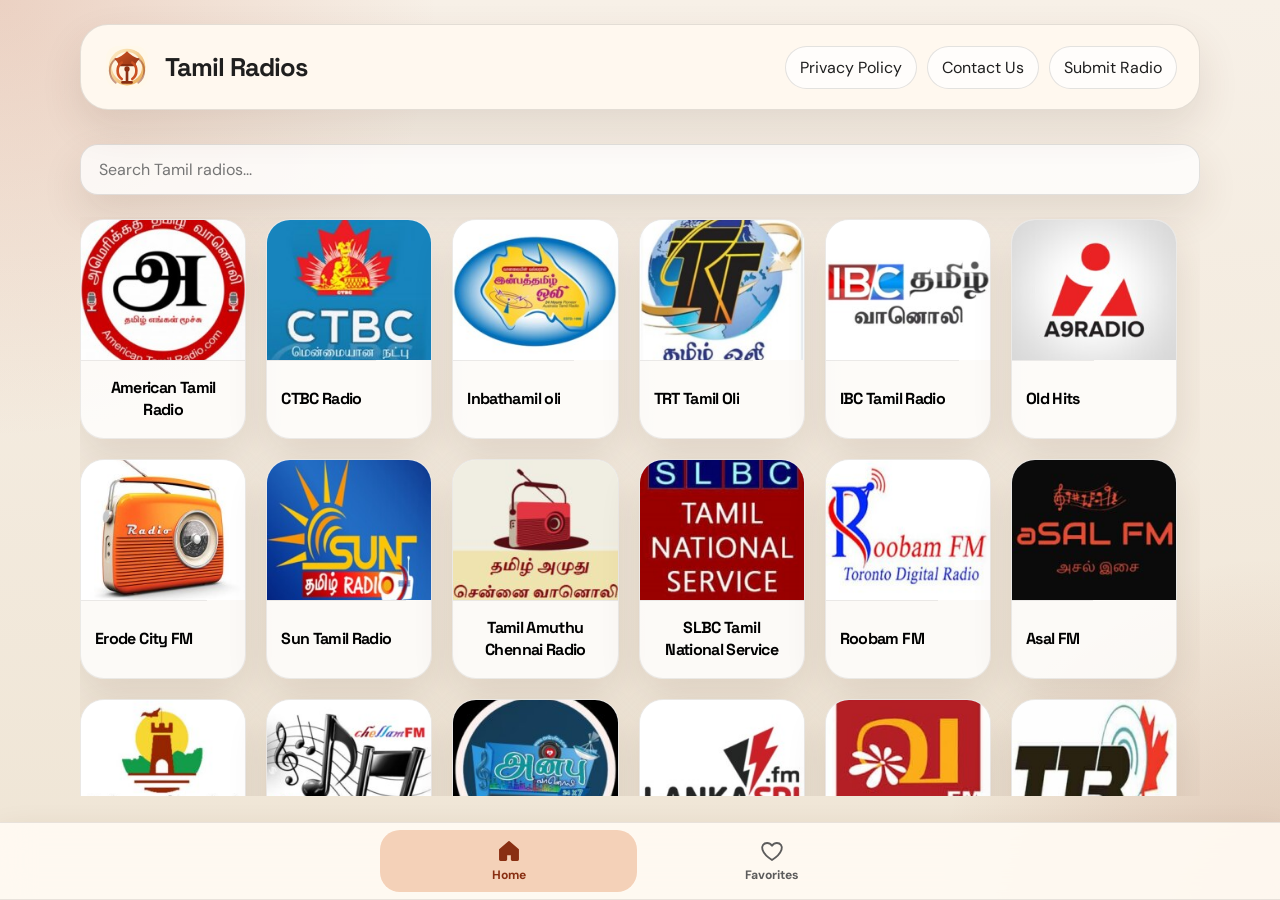
<file: index.html>
<!DOCTYPE html>
<html lang="en">
<head>
  <meta charset="UTF-8">
  <meta name="viewport" content="width=device-width, initial-scale=1.0">
  <title>Radio Star | Tamil</title>
  <link rel="preconnect" href="https://fonts.googleapis.com">
  <link rel="preconnect" href="https://fonts.gstatic.com" crossorigin>
  <link href="https://fonts.googleapis.com/css2?family=DM+Sans:wght@400;500;700&family=Space+Grotesk:wght@500;700&display=swap" rel="stylesheet">
  <link rel="stylesheet" href="styles.css">
</head>
<body data-page="home">
  <div class="page-shell">
    <div data-include="header"></div>
    <main class="inner-main">
      <section class="station-section">
        <!-- <div class="section-heading">
          <h2>Tamil Radios</h2>
        </div> -->
        <div class="search-bar-wrap">
          <label class="sr-only" for="radio-search">Search Tamil radios</label>
          <input
            id="radio-search"
            class="radio-search"
            type="search"
            placeholder="Search Tamil radios..."
            autocomplete="off"
          >
        </div>
        <div id="radio-list" class="radio-grid">
          <p class="loading-state">Loading Tamil radio stations...</p>
        </div>
      </section>
    </main>
    <div data-include="footer"></div>
  </div>
  <script src="shared.js"></script>
  <script src="tamil-data.js"></script>
  <script src="tamil.js"></script>
</body>
</html>
</file>
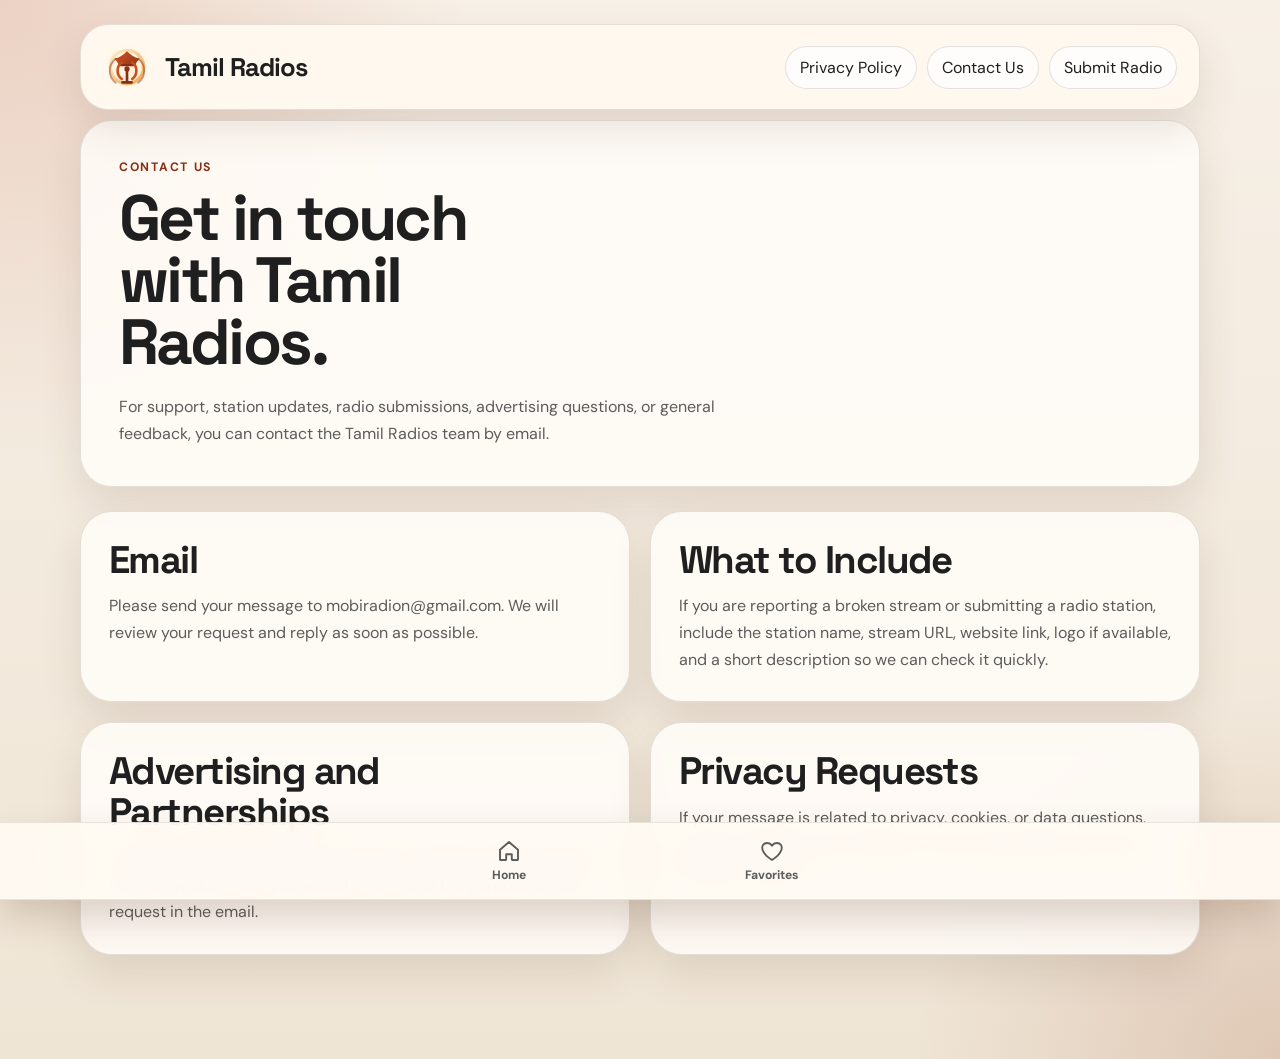
<file: contact-us.html>
<!DOCTYPE html>
<html lang="en">
<head>
  <meta charset="UTF-8">
  <meta name="viewport" content="width=device-width, initial-scale=1.0">
  <title>Radio Star | Contact US</title>
  <link rel="preconnect" href="https://fonts.googleapis.com">
  <link rel="preconnect" href="https://fonts.gstatic.com" crossorigin>
  <link href="https://fonts.googleapis.com/css2?family=DM+Sans:wght@400;500;700&family=Space+Grotesk:wght@500;700&display=swap" rel="stylesheet">
  <link rel="stylesheet" href="styles.css">
</head>
<body data-page="contact-us">
  <div class="page-shell">
    <div data-include="header"></div>
    <main class="inner-main">
      <section class="page-hero">
        <p class="eyebrow">Contact Us</p>
        <h1>Get in touch with Tamil Radios.</h1>
        <p class="hero-text">For support, station updates, radio submissions, advertising questions, or general feedback, you can contact the Tamil Radios team by email.</p>
      </section>
      <section class="content-grid">
        <article class="info-panel">
          <h2>Email</h2>
          <p>Please send your message to <a href="mailto:mobiradion@gmail.com">mobiradion@gmail.com</a>. We will review your request and reply as soon as possible.</p>
        </article>
        <article class="info-panel">
          <h2>What to Include</h2>
          <p>If you are reporting a broken stream or submitting a radio station, include the station name, stream URL, website link, logo if available, and a short description so we can check it quickly.</p>
        </article>
        <article class="info-panel">
          <h2>Advertising and Partnerships</h2>
          <p>For advertising, partnership, or business-related questions, please mention your company or website name and the purpose of your request in the email.</p>
        </article>
        <article class="info-panel">
          <h2>Privacy Requests</h2>
          <p>If your message is related to privacy, cookies, or data questions, please include "Privacy Request" in the email subject so we can identify it clearly.</p>
        </article>
      </section>
    </main>
    <div data-include="footer"></div>
  </div>
  <script src="shared.js"></script>
</body>
</html>
</file>
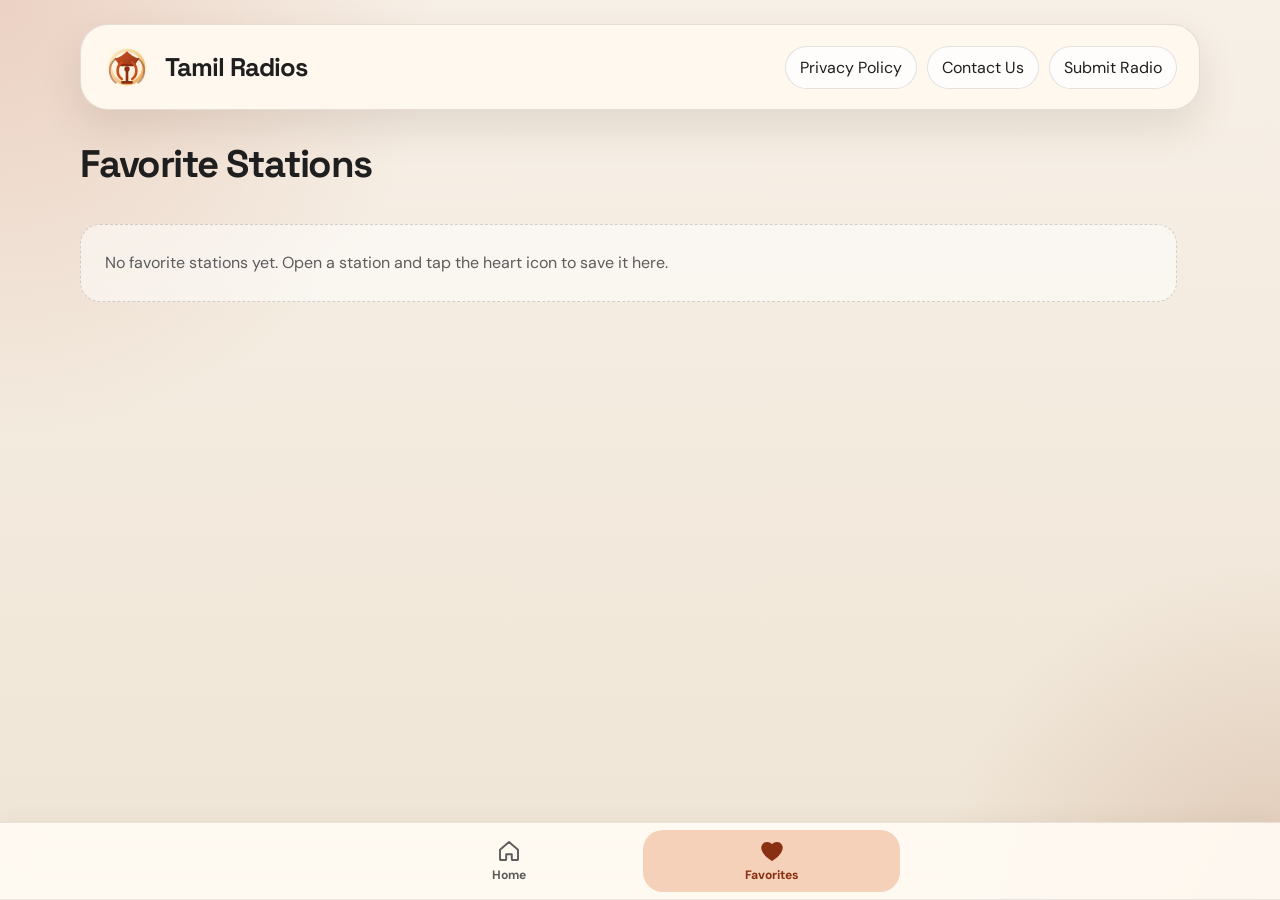
<file: favorites.html>
<!DOCTYPE html>
<html lang="en">
<head>
  <meta charset="UTF-8">
  <meta name="viewport" content="width=device-width, initial-scale=1.0">
  <title>Radio Star | Favorites</title>
  <link rel="preconnect" href="https://fonts.googleapis.com">
  <link rel="preconnect" href="https://fonts.gstatic.com" crossorigin>
  <link href="https://fonts.googleapis.com/css2?family=DM+Sans:wght@400;500;700&family=Space+Grotesk:wght@500;700&display=swap" rel="stylesheet">
  <link rel="stylesheet" href="styles.css">
</head>
<body data-page="favorites">
  <div class="page-shell">
    <div data-include="header"></div>
    <main class="inner-main">
      <section class="station-section">
        <div class="section-heading">
          <h2>Favorite Stations</h2>
        </div>
        <div id="favorites-list" class="radio-grid">
          <p class="loading-state">Loading favorite stations...</p>
        </div>
      </section>
    </main>
    <div data-include="footer"></div>
  </div>
  <script src="shared.js"></script>
  <script src="favorites-storage.js"></script>
  <script src="favorites.js"></script>
</body>
</html>
</file>
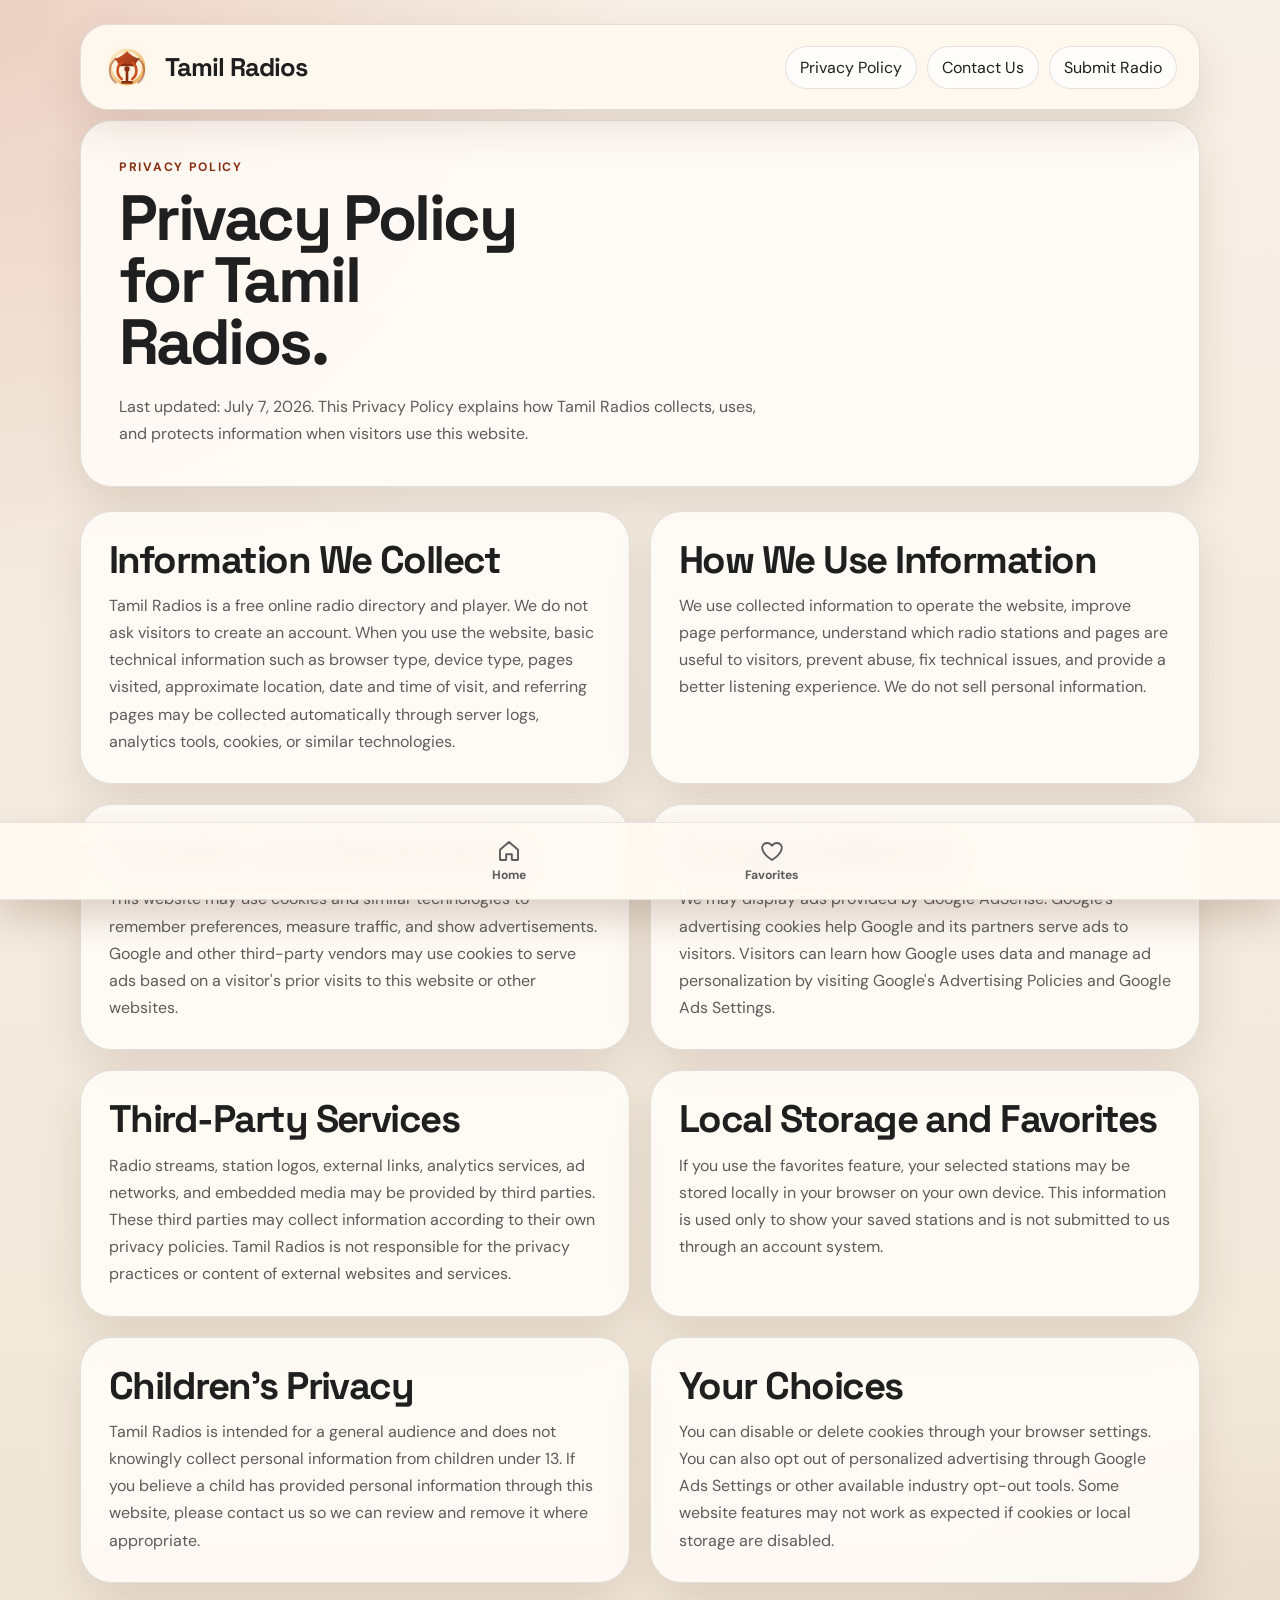
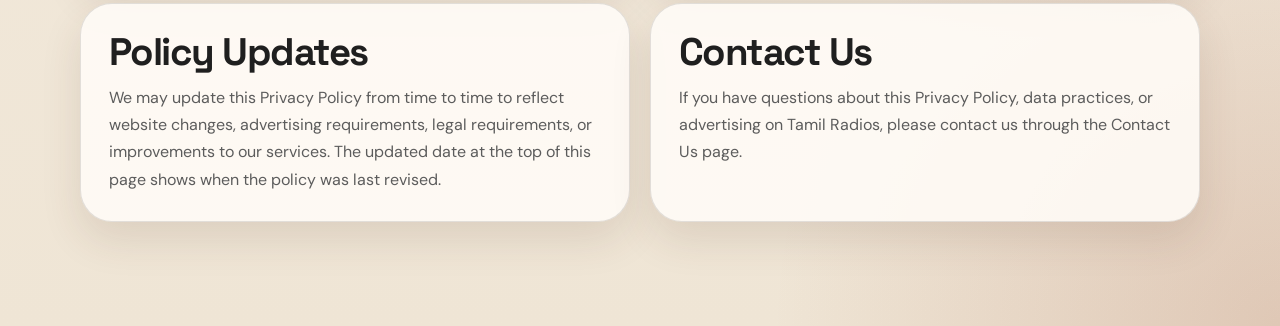
<file: privacy-policy.html>
<!DOCTYPE html>
<html lang="en">
<head>
  <meta charset="UTF-8">
  <meta name="viewport" content="width=device-width, initial-scale=1.0">
  <title>Radio Star | Privacy Policy</title>
  <link rel="preconnect" href="https://fonts.googleapis.com">
  <link rel="preconnect" href="https://fonts.gstatic.com" crossorigin>
  <link href="https://fonts.googleapis.com/css2?family=DM+Sans:wght@400;500;700&family=Space+Grotesk:wght@500;700&display=swap" rel="stylesheet">
  <link rel="stylesheet" href="styles.css">
</head>
<body data-page="privacy-policy">
  <div class="page-shell">
    <div data-include="header"></div>
    <main class="inner-main">
      <section class="page-hero">
        <p class="eyebrow">Privacy Policy</p>
        <h1>Privacy Policy for Tamil Radios.</h1>
        <p class="hero-text">Last updated: July 7, 2026. This Privacy Policy explains how Tamil Radios collects, uses, and protects information when visitors use this website.</p>
      </section>
      <section class="content-grid">
        <article class="info-panel">
          <h2>Information We Collect</h2>
          <p>Tamil Radios is a free online radio directory and player. We do not ask visitors to create an account. When you use the website, basic technical information such as browser type, device type, pages visited, approximate location, date and time of visit, and referring pages may be collected automatically through server logs, analytics tools, cookies, or similar technologies.</p>
        </article>
        <article class="info-panel">
          <h2>How We Use Information</h2>
          <p>We use collected information to operate the website, improve page performance, understand which radio stations and pages are useful to visitors, prevent abuse, fix technical issues, and provide a better listening experience. We do not sell personal information.</p>
        </article>
        <article class="info-panel">
          <h2>Cookies and Advertising</h2>
          <p>This website may use cookies and similar technologies to remember preferences, measure traffic, and show advertisements. Google and other third-party vendors may use cookies to serve ads based on a visitor's prior visits to this website or other websites.</p>
        </article>
        <article class="info-panel">
          <h2>Google AdSense</h2>
          <p>We may display ads provided by Google AdSense. Google's advertising cookies help Google and its partners serve ads to visitors. Visitors can learn how Google uses data and manage ad personalization by visiting <a href="https://policies.google.com/technologies/ads" target="_blank" rel="noopener">Google's Advertising Policies</a> and <a href="https://adssettings.google.com/" target="_blank" rel="noopener">Google Ads Settings</a>.</p>
        </article>
        <article class="info-panel">
          <h2>Third-Party Services</h2>
          <p>Radio streams, station logos, external links, analytics services, ad networks, and embedded media may be provided by third parties. These third parties may collect information according to their own privacy policies. Tamil Radios is not responsible for the privacy practices or content of external websites and services.</p>
        </article>
        <article class="info-panel">
          <h2>Local Storage and Favorites</h2>
          <p>If you use the favorites feature, your selected stations may be stored locally in your browser on your own device. This information is used only to show your saved stations and is not submitted to us through an account system.</p>
        </article>
        <article class="info-panel">
          <h2>Children's Privacy</h2>
          <p>Tamil Radios is intended for a general audience and does not knowingly collect personal information from children under 13. If you believe a child has provided personal information through this website, please contact us so we can review and remove it where appropriate.</p>
        </article>
        <article class="info-panel">
          <h2>Your Choices</h2>
          <p>You can disable or delete cookies through your browser settings. You can also opt out of personalized advertising through Google Ads Settings or other available industry opt-out tools. Some website features may not work as expected if cookies or local storage are disabled.</p>
        </article>
        <article class="info-panel">
          <h2>Policy Updates</h2>
          <p>We may update this Privacy Policy from time to time to reflect website changes, advertising requirements, legal requirements, or improvements to our services. The updated date at the top of this page shows when the policy was last revised.</p>
        </article>
        <article class="info-panel">
          <h2>Contact Us</h2>
          <p>If you have questions about this Privacy Policy, data practices, or advertising on Tamil Radios, please contact us through the <a href="contact-us.html">Contact Us</a> page.</p>
        </article>
      </section>
    </main>
    <div data-include="footer"></div>
  </div>
  <script src="shared.js"></script>
</body>
</html>
</file>
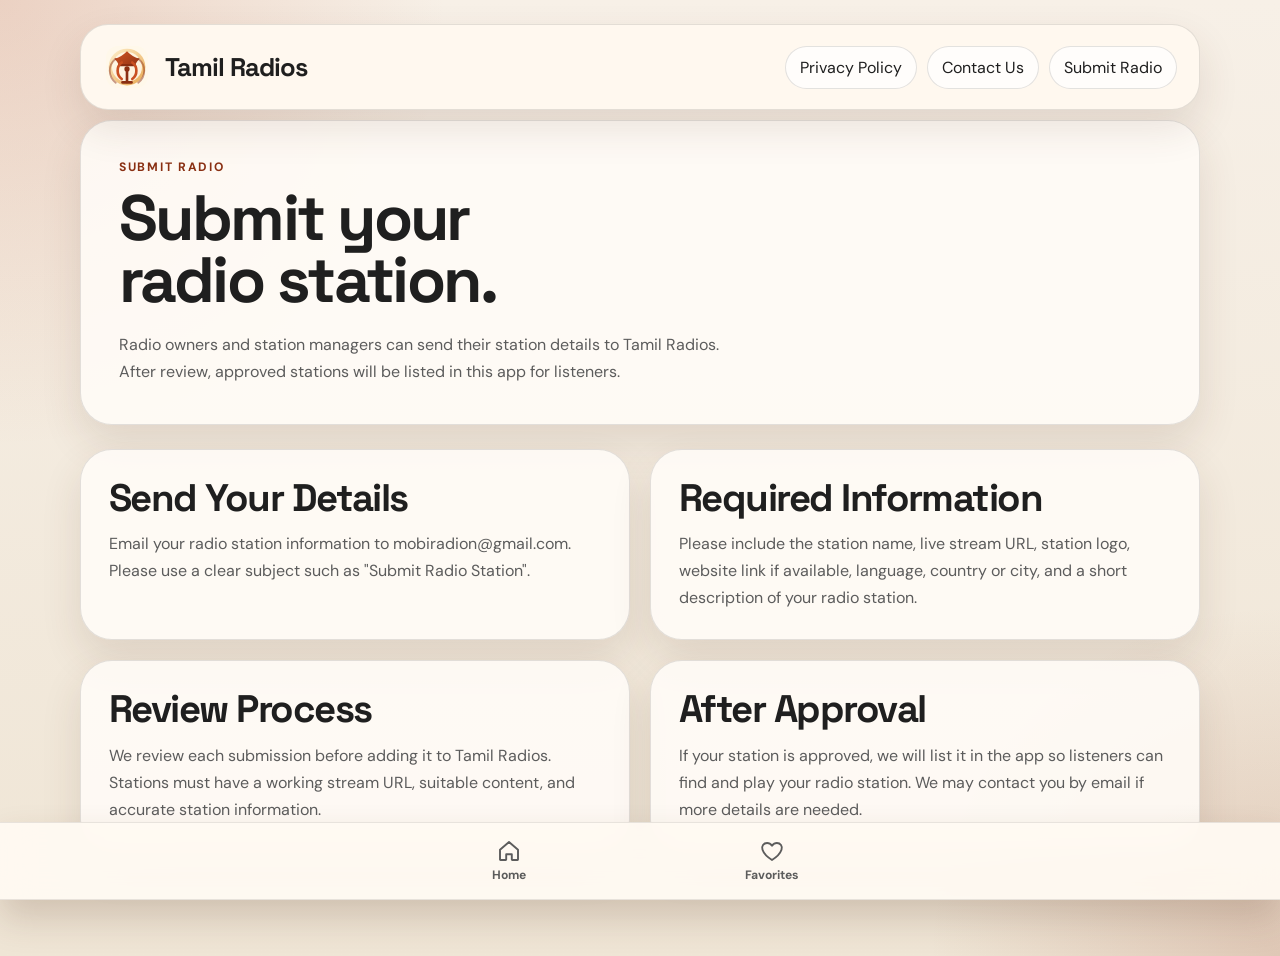
<file: submit-radio.html>
<!DOCTYPE html>
<html lang="en">
<head>
  <meta charset="UTF-8">
  <meta name="viewport" content="width=device-width, initial-scale=1.0">
  <title>Radio Star | Submit Radio</title>
  <link rel="preconnect" href="https://fonts.googleapis.com">
  <link rel="preconnect" href="https://fonts.gstatic.com" crossorigin>
  <link href="https://fonts.googleapis.com/css2?family=DM+Sans:wght@400;500;700&family=Space+Grotesk:wght@500;700&display=swap" rel="stylesheet">
  <link rel="stylesheet" href="styles.css">
</head>
<body data-page="submit-radio">
  <div class="page-shell">
    <div data-include="header"></div>
    <main class="inner-main">
      <section class="page-hero">
        <p class="eyebrow">Submit Radio</p>
        <h1>Submit your radio station.</h1>
        <p class="hero-text">Radio owners and station managers can send their station details to Tamil Radios. After review, approved stations will be listed in this app for listeners.</p>
      </section>
      <section class="content-grid">
        <article class="info-panel">
          <h2>Send Your Details</h2>
          <p>Email your radio station information to <a href="mailto:mobiradion@gmail.com">mobiradion@gmail.com</a>. Please use a clear subject such as "Submit Radio Station".</p>
        </article>
        <article class="info-panel">
          <h2>Required Information</h2>
          <p>Please include the station name, live stream URL, station logo, website link if available, language, country or city, and a short description of your radio station.</p>
        </article>
        <article class="info-panel">
          <h2>Review Process</h2>
          <p>We review each submission before adding it to Tamil Radios. Stations must have a working stream URL, suitable content, and accurate station information.</p>
        </article>
        <article class="info-panel">
          <h2>After Approval</h2>
          <p>If your station is approved, we will list it in the app so listeners can find and play your radio station. We may contact you by email if more details are needed.</p>
        </article>
      </section>
    </main>
    <div data-include="footer"></div>
  </div>
  <script src="shared.js"></script>
</body>
</html>
</file>
<file: styles.css>
:root {
  --bg: #f5efe4;
  --surface: rgba(255, 252, 247, 0.88);
  --surface-strong: #fffaf0;
  --text: #1f1f1f;
  --muted: #5c5c5c;
  --line: rgba(31, 31, 31, 0.12);
  --accent: #b6461f;
  --accent-dark: #892f12;
  --accent-soft: #f4d1b8;
  --shadow: 0 18px 40px rgba(83, 51, 32, 0.12);
}

* {
  box-sizing: border-box;
}

html {
  scroll-behavior: smooth;
}

body {
  margin: 0;
  font-family: "DM Sans", sans-serif;
  color: var(--text);
  background:
    radial-gradient(circle at top left, rgba(182, 70, 31, 0.18), transparent 28%),
    radial-gradient(circle at bottom right, rgba(139, 47, 18, 0.16), transparent 22%),
    linear-gradient(180deg, #f7f0e7 0%, #efe5d5 100%);
}

a {
  color: inherit;
  text-decoration: none;
}

.page-shell {
  min-height: 100vh;
  padding: 24px 24px 104px;
}

.site-header,
.hero,
.languages-section {
  width: min(1120px, 100%);
  margin: 0 auto;
}

.site-header {
  position: relative;
  top: 0;
  z-index: 20;
  display: flex;
  align-items: center;
  gap: 20px;
  padding: 18px 22px;
  border: 1px solid var(--line);
  border-radius: 28px;
  background: #fff8ef;
  box-shadow: var(--shadow);
}

.brand-row {
  display: flex;
  align-items: center;
  gap: 16px;
  flex: 0 0 auto;
}

.brand {
  display: inline-flex;
  align-items: center;
  gap: 14px;
  font-family: "Space Grotesk", sans-serif;
  font-size: 1.6rem;
  font-weight: 700;
  letter-spacing: -0.04em;
}

.brand-logo {
  width: 48px;
  height: 48px;
  flex: 0 0 auto;
}

.brand-text {
  display: inline-block;
}

.site-nav {
  display: flex;
  flex-wrap: wrap;
  gap: 10px;
  margin-left: auto;
  justify-content: flex-end;
}

.site-nav a,
.footer-links a {
  padding: 10px 14px;
  border: 1px solid var(--line);
  border-radius: 999px;
  background: rgba(255, 255, 255, 0.72);
  transition: transform 0.25s ease, background 0.25s ease, border-color 0.25s ease;
}

.site-nav a.is-active,
.footer-links a.is-active {
  background: var(--accent-soft);
  border-color: rgba(182, 70, 31, 0.45);
}

.site-nav a:hover,
.footer-links a:hover,
.site-nav a:focus-visible,
.footer-links a:focus-visible,
.primary-btn:hover,
.primary-btn:focus-visible,
.secondary-btn:hover,
.secondary-btn:focus-visible {
  transform: translateY(-2px);
}

.site-nav a:hover,
.site-nav a:focus-visible,
.footer-links a:hover,
.footer-links a:focus-visible {
  background: var(--accent-soft);
  border-color: rgba(182, 70, 31, 0.35);
}

.menu-toggle {
  display: none;
  width: 48px;
  height: 48px;
  border: 1px solid var(--line);
  border-radius: 14px;
  background: rgba(255, 255, 255, 0.7);
  cursor: pointer;
}

.menu-toggle span {
  display: block;
  width: 20px;
  height: 2px;
  margin: 5px auto;
  background: var(--text);
  border-radius: 999px;
}

.hero {
  display: grid;
  grid-template-columns: minmax(0, 1.3fr) minmax(280px, 0.9fr);
  gap: 24px;
  padding: 52px 0 28px;
  align-items: stretch;
}

.hero-copy,
.hero-card,
.languages-section {
  border: 1px solid var(--line);
  border-radius: 32px;
  background: var(--surface);
  box-shadow: var(--shadow);
}

.hero-copy {
  padding: 38px;
}

.hero-card {
  padding: 32px;
  background:
    linear-gradient(145deg, rgba(182, 70, 31, 0.12), rgba(255, 250, 240, 0.9)),
    var(--surface-strong);
  display: flex;
  flex-direction: column;
  justify-content: center;
}

.eyebrow,
.card-label {
  margin: 0 0 12px;
  text-transform: uppercase;
  letter-spacing: 0.14em;
  font-size: 0.76rem;
  color: var(--accent-dark);
  font-weight: 700;
}

h1,
h2,
h3 {
  margin: 0;
  font-family: "Space Grotesk", sans-serif;
  letter-spacing: -0.04em;
}

h1 {
  font-size: clamp(2.5rem, 5vw, 4.7rem);
  line-height: 0.97;
  max-width: 11ch;
}

h2 {
  font-size: clamp(1.6rem, 3vw, 2.4rem);
  line-height: 1.05;
}

.hero-text,
.hero-card p,
.language-card p,
.footer-bottom p {
  color: var(--muted);
  line-height: 1.7;
  font-size: 1rem;
}

.hero-text {
  max-width: 58ch;
  margin: 20px 0 0;
}

.hero-actions {
  display: flex;
  flex-wrap: wrap;
  gap: 14px;
  margin-top: 28px;
}

.primary-btn,
.secondary-btn {
  padding: 14px 20px;
  border-radius: 999px;
  font-weight: 700;
  transition: transform 0.25s ease, background 0.25s ease;
}

.primary-btn {
  color: #fff7f2;
  background: linear-gradient(135deg, var(--accent), var(--accent-dark));
}

.secondary-btn {
  border: 1px solid var(--line);
  background: rgba(255, 255, 255, 0.74);
}

.languages-section {
  padding: 34px;
  margin-top: 8px;
}

.section-heading {
  margin-bottom: 22px;
}

.language-grid {
  display: grid;
  grid-template-columns: repeat(4, minmax(0, 1fr));
  gap: 18px;
}

.language-card {
  display: block;
  padding: 22px;
  border-radius: 24px;
  background: rgba(255, 255, 255, 0.76);
  border: 1px solid rgba(31, 31, 31, 0.08);
  transition: transform 0.25s ease, border-color 0.25s ease, background 0.25s ease;
}

.language-card h3 {
  margin-bottom: 10px;
  font-size: 1.35rem;
}

.language-card:hover,
.language-card:focus-visible {
  transform: translateY(-4px);
  border-color: rgba(182, 70, 31, 0.3);
  background: rgba(255, 248, 241, 0.92);
}

.inner-main {
  width: min(1120px, 100%);
  margin: 10px auto 0;
  padding: 0;
}

.breadcrumb {
  display: flex;
  flex-wrap: wrap;
  align-items: center;
  gap: 10px;
  margin-bottom: 22px;
  color: var(--muted);
}

.breadcrumb a {
  color: var(--accent-dark);
}

.breadcrumb-separator {
  color: rgba(31, 31, 31, 0.35);
}

.page-hero,
.info-panel,
.player-panel {
  border: 1px solid var(--line);
  border-radius: 32px;
  background: var(--surface);
  box-shadow: var(--shadow);
}

.page-hero {
  padding: 38px;
}

.player-panel {
  display: grid;
  grid-template-columns: minmax(0, 1.1fr) minmax(280px, 0.9fr);
  gap: 20px;
  align-items: center;
  margin-top: 24px;
  padding: 28px 32px;
}

.player-description {
  margin: 12px 0 0;
  color: var(--muted);
  line-height: 1.7;
}

.player-panel-note {
  padding: 18px 20px;
  border: 1px dashed rgba(31, 31, 31, 0.16);
  border-radius: 20px;
  background: rgba(255, 255, 255, 0.58);
  color: var(--muted);
  line-height: 1.7;
}

.player-panel-note p {
  margin: 0;
}

.player-page {
  display: block;
  width: 100%;
  text-align: center;
}

.player-detail-card {
  width: 100%;
  margin: 0 auto;
  padding: 34px;
  border: 1px solid var(--line);
  border-radius: 32px;
  background: var(--surface);
  box-shadow: var(--shadow);
}

.player-station-image {
  display: block;
  width: 250px;
  height: 250px;
  margin: 24px auto 18px;
  object-fit: cover;
  border-radius: 28px;
}

.player-page-audio {
  margin-top: 6px;
  width: 100%;
}

.player-actions {
  display: flex;
  flex-wrap: wrap;
  gap: 12px;
  align-items: center;
  justify-content: center;
  margin-top: 22px;
}

.player-station-description {
  margin-top: 22px;
  width: 100%;
  max-width: 100%;
}

.player-actions .secondary-btn[disabled] {
  opacity: 0.5;
  cursor: not-allowed;
  transform: none;
}

.control-bar {
  display: flex;
  align-items: center;
  gap: 10px;
  padding: 0;
}

.icon-btn {
  display: inline-flex;
  align-items: center;
  justify-content: center;
  width: 44px;
  height: 44px;
  border: 1px solid var(--line);
  border-radius: 999px;
  background: #fffaf3;
  color: var(--text);
  cursor: pointer;
  font-size: 1rem;
  transition: transform 0.25s ease, background 0.25s ease, border-color 0.25s ease;
}

@media (min-width: 921px) {
  .icon-btn {
    width: 53px;
    height: 53px;
    font-size: 1.2rem;
  }
}

.icon-btn:hover,
.icon-btn:focus-visible {
  transform: translateY(-2px);
  background: #fffaf3;
  border-color: var(--line);
}

.icon-btn[disabled] {
  opacity: 0.45;
  cursor: not-allowed;
  transform: none;
}

.icon-btn-active {
  background: #fffaf3;
  color: var(--accent-dark);
  border-color: var(--line);
}

.favorite-icon {
  display: inline-flex;
  width: 24px;
  height: 24px;
}

.favorite-icon svg {
  width: 100%;
  height: 100%;
  fill: none;
  stroke: currentColor;
  stroke-width: 1.9;
  stroke-linecap: round;
  stroke-linejoin: round;
}

.icon-btn-active .favorite-icon svg {
  fill: currentColor;
}

.share-icon {
  display: inline-flex;
  width: 22px;
  height: 22px;
}

.share-icon svg {
  width: 100%;
  height: 100%;
}

.share-menu {
  display: flex;
  flex-wrap: wrap;
  justify-content: center;
  gap: 10px;
  margin-top: 14px;
}

.share-link {
  display: inline-flex;
  align-items: center;
  justify-content: center;
  min-width: 108px;
  padding: 10px 14px;
  border: 1px solid var(--line);
  border-radius: 999px;
  background: rgba(255, 255, 255, 0.78);
  color: var(--text);
  font-size: 0.95rem;
  text-decoration: none;
  cursor: pointer;
}

.share-link-button {
  font: inherit;
}

.radio-player {
  width: 100%;
}

.station-section {
  margin-top: 24px;
}

body[data-page="home"] .page-shell,
body[data-page="favorites"] .page-shell {
  display: flex;
  height: 100vh;
  height: 100dvh;
  overflow: hidden;
  flex-direction: column;
}

body[data-page="home"] .inner-main,
body[data-page="favorites"] .inner-main {
  display: flex;
  flex: 1 1 auto;
  min-height: 0;
}

body[data-page="home"] .station-section,
body[data-page="favorites"] .station-section {
  display: flex;
  width: 100%;
  min-height: 0;
  flex: 1 1 auto;
  flex-direction: column;
}

.section-heading,
.search-bar-wrap {
  flex: 0 0 auto;
}

.search-bar-wrap {
  margin-bottom: 22px;
}

body[data-page="favorites"] .section-heading {
  margin-bottom: 22px;
}

.radio-search {
  width: 100%;
  padding: 14px 18px;
  border: 1px solid rgba(31, 31, 31, 0.12);
  border-radius: 18px;
  background: rgba(255, 255, 255, 0.76);
  font: inherit;
  color: var(--text);
  box-shadow: var(--shadow);
}

.radio-search:focus {
  outline: 2px solid rgba(182, 70, 31, 0.22);
  border-color: rgba(182, 70, 31, 0.35);
}

.sr-only {
  position: absolute;
  width: 1px;
  height: 1px;
  padding: 0;
  margin: -1px;
  overflow: hidden;
  clip: rect(0, 0, 0, 0);
  white-space: nowrap;
  border: 0;
}

.radio-grid {
  display: grid;
  grid-template-columns: repeat(6, minmax(0, 1fr));
  gap: 20px;
}

body[data-page="home"] .radio-grid,
body[data-page="favorites"] .radio-grid {
  min-height: 0;
  overflow-y: auto;
  overscroll-behavior: contain;
  padding: 2px 8px 12px 0;
  scrollbar-gutter: stable;
}

.radio-card {
  min-width: 0;
  height: 100%;
}

.radio-trigger {
  display: flex;
  flex-direction: column;
  width: 100%;
  height: 100%;
  padding: 0;
  border: 1px solid rgba(31, 31, 31, 0.08);
  border-radius: 24px;
  background: rgba(255, 255, 255, 0.78);
  text-align: left;
  cursor: pointer;
  overflow: hidden;
  box-shadow: var(--shadow);
  transition: transform 0.25s ease, border-color 0.25s ease, background 0.25s ease;
}

.radio-trigger:hover,
.radio-trigger:focus-visible {
  transform: translateY(-4px);
  border-color: rgba(182, 70, 31, 0.3);
  background: rgba(255, 248, 241, 0.96);
}

.radio-image {
  display: block;
  width: 100%;
  height: 140px;
  object-fit: cover;
  object-position: center;
  background:
    linear-gradient(180deg, rgba(255, 251, 245, 0.98), rgba(240, 229, 213, 0.92));
}

.radio-copy {
  display: flex;
  align-items: center;
  justify-content: center;
  flex: 1;
  padding: 16px 14px 18px;
  border-top: 1px solid rgba(31, 31, 31, 0.08);
}

.radio-copy h3 {
  margin: 0;
  font-size: 1rem;
  line-height: 1.35;
  text-align: center;
  display: -webkit-box;
  -webkit-line-clamp: 2;
  -webkit-box-orient: vertical;
  overflow: hidden;
}

.loading-state {
  color: var(--muted);
  line-height: 1.7;
}

.loading-state {
  grid-column: 1 / -1;
  padding: 24px;
  border: 1px dashed rgba(31, 31, 31, 0.18);
  border-radius: 20px;
  background: rgba(255, 255, 255, 0.5);
}

.content-grid {
  display: grid;
  grid-template-columns: repeat(2, minmax(0, 1fr));
  gap: 20px;
  margin-top: 24px;
}

.info-panel {
  padding: 28px;
}

.info-panel h2 {
  margin-bottom: 12px;
}

.info-panel p {
  margin: 0;
  color: var(--muted);
  line-height: 1.7;
}

.footer-links {
  display: flex;
  flex-wrap: wrap;
  gap: 12px;
}

.site-footer {
  position: fixed;
  left: 0;
  bottom: 0px;
  z-index: 50;
  width: 100%;
  padding: 7px;
  border: 1px solid rgba(31, 31, 31, 0.1);
  border-right: 0;
  border-left: 0;
 /* border-radius: 26px 26px 0 0; */
  background: rgba(255, 250, 243, 0.94);
  box-shadow: 0 18px 36px rgba(83, 51, 32, 0.2);
  backdrop-filter: blur(16px);
}

.bottom-nav {
  display: flex;
  align-items: center;
  justify-content: space-between;
  gap: 6px;
  width: min(520px, 100%);
  margin: 0 auto;
}

.bottom-nav-link {
  position: relative;
  display: flex;
  flex: 1 1 0;
  min-width: 0;
  min-height: 62px;
  flex-direction: column;
  align-items: center;
  justify-content: center;
  gap: 4px;
  border-radius: 20px;
  color: var(--muted);
  font-size: 0.76rem;
  font-weight: 700;
  transition: background 0.25s ease, color 0.25s ease, transform 0.25s ease;
}

.bottom-nav-link:hover,
.bottom-nav-link:focus-visible,
.bottom-nav-link.is-active {
  color: var(--accent-dark);
  background: var(--accent-soft);
}

.bottom-nav-link:hover,
.bottom-nav-link:focus-visible {
  transform: translateY(-2px);
}

.bottom-nav-icon {
  display: inline-flex;
  width: 24px;
  height: 24px;
}

.bottom-nav-icon svg {
  width: 100%;
  height: 100%;
  fill: none;
  stroke: currentColor;
  stroke-width: 1.9;
  stroke-linecap: round;
  stroke-linejoin: round;
}

.bottom-nav-link.is-active .bottom-nav-icon svg {
  fill: currentColor;
}

.bottom-nav-label {
  max-width: 100%;
  overflow: hidden;
  text-overflow: ellipsis;
  white-space: nowrap;
}

@media (max-width: 920px) {
  .hero {
    grid-template-columns: 1fr;
  }

  .language-grid {
    grid-template-columns: repeat(2, minmax(0, 1fr));
  }

  .content-grid {
    grid-template-columns: 1fr;
  }

  .player-panel,
  .radio-grid {
    grid-template-columns: repeat(3, minmax(0, 1fr));
  }

  .control-bar {
    width: 100%;
    justify-content: center;
  }

}

@media (max-width: 720px) {
  .page-shell {
    padding: 16px 16px 100px;
  }

  .site-header {
    flex-direction: column;
    align-items: stretch;
    padding: 16px;
    border-radius: 22px;
  }

  .menu-toggle {
    display: inline-block;
  }

  .brand-row {
    justify-content: space-between;
  }

  .site-nav {
    display: none;
    flex-direction: column;
    margin-left: 0;
  }

  .site-nav.is-open {
    display: flex;
  }

  .site-nav a,
  .footer-links a {
    width: 100%;
    text-align: center;
  }

  .hero-copy,
  .hero-card,
  .page-hero,
  .info-panel,
  .player-panel,
  .player-detail-card,
  .languages-section {
    border-radius: 24px;
  }

  .hero-copy,
  .hero-card,
  .page-hero,
  .info-panel,
  .player-panel,
  .player-detail-card,
  .languages-section {
    padding-left: 20px;
    padding-right: 20px;
  }

  .language-grid {
    grid-template-columns: 1fr;
  }

  .radio-grid {
    grid-template-columns: repeat(2, minmax(0, 1fr));
    gap: 16px;
  }

  .radio-image {
    height: 124px;
  }

  .control-bar {
    flex-wrap: wrap;
  }

  .player-station-image {
    width: min(100%, 250px);
    height: auto;
    aspect-ratio: 1 / 1;
  }

  h1 {
    max-width: 100%;
  }
}
</file>
